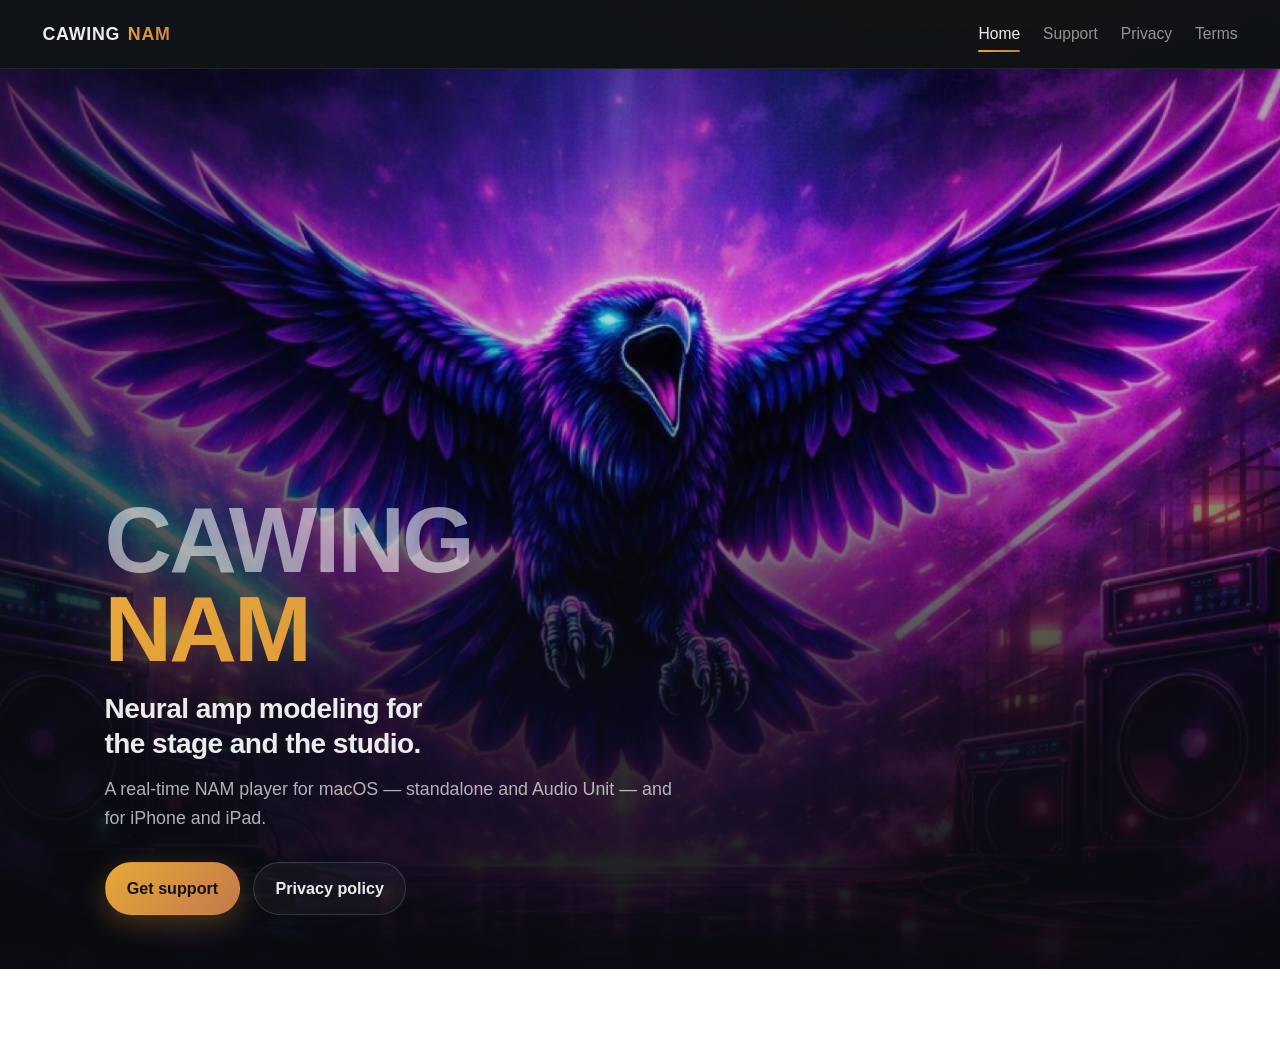
<file: index.html>
<!DOCTYPE html>
<html lang="en">
<head>
  <meta charset="utf-8">
  <meta name="viewport" content="width=device-width, initial-scale=1">
  <meta name="description" content="Cawing NAM — real-time Neural Amp Modeler player for macOS and iOS.">
  <title>Cawing NAM</title>
  <style>
:root{--charcoal:#0f1217;--backdrop-a:#141619;--backdrop-b:#0a0b0f;--backdrop-c:#12100d;--panel:#1a1c24;--panel-raised:#242630;--stroke:rgba(255,255,255,0.08);--stroke-strong:rgba(255,255,255,0.14);--amber:#e8a838;--copper:#c4784a;--text:rgba(255,255,255,0.92);--text-2:rgba(255,255,255,0.55);--text-3:rgba(255,255,255,0.35);--brand-gradient:linear-gradient(135deg,var(--amber) 0%,var(--copper) 100%);--font-display:-apple-system,BlinkMacSystemFont,"SF Pro Display","Helvetica Neue",sans-serif;--font-body:-apple-system,BlinkMacSystemFont,"SF Pro Text","Helvetica Neue",sans-serif;--font-mono:"SF Mono",ui-monospace,"Menlo",monospace;--radius:16px;--max:44rem;--max-wide:68rem}
*,*::before,*::after{box-sizing:border-box}
html{font-size:17px;scroll-behavior:smooth}
body{margin:0;min-height:100vh;color:var(--text);font-family:var(--font-body);font-weight:400;line-height:1.6;background:radial-gradient(ellipse 90% 55% at 80% -10%,rgba(232,168,56,0.09),transparent 55%),radial-gradient(ellipse 70% 45% at 10% 110%,rgba(196,120,74,0.07),transparent 50%),linear-gradient(145deg,var(--backdrop-a),var(--backdrop-b) 48%,var(--backdrop-c));background-attachment:fixed;-webkit-font-smoothing:antialiased}
body::before{content:"";position:fixed;inset:0;pointer-events:none;opacity:0.035;background-image:url("data:image/svg+xml,%3Csvg viewBox='0 0 200 200' xmlns='http://www.w3.org/2000/svg'%3E%3Cfilter id='n'%3E%3CfeTurbulence type='fractalNoise' baseFrequency='0.85' numOctaves='4' stitchTiles='stitch'/%3E%3C/filter%3E%3Crect width='100%25' height='100%25' filter='url(%23n)'/%3E%3C/svg%3E");z-index:0}
a{color:var(--amber);text-decoration:none;transition:color 0.2s ease}
a:hover{color:#f0c060}
strong{font-weight:600;color:var(--text)}
code{font-family:var(--font-mono);font-size:0.86em;font-weight:500;color:var(--amber);background:rgba(232,168,56,0.1);border:1px solid rgba(232,168,56,0.22);border-radius:4px;padding:0.12em 0.4em}
.site-shell{position:relative;z-index:1;min-height:100vh;display:flex;flex-direction:column}
.site-nav{display:flex;align-items:center;justify-content:space-between;gap:1.5rem;padding:1.15rem clamp(1.25rem,4vw,2.5rem);border-bottom:1px solid var(--stroke);background:rgba(15,18,23,0.72);backdrop-filter:blur(16px);-webkit-backdrop-filter:blur(16px);position:sticky;top:0;z-index:20}
.brand-mark{display:inline-flex;align-items:baseline;gap:0.45rem;font-family:var(--font-display);font-weight:800;font-size:1.05rem;letter-spacing:0.04em;text-transform:uppercase;color:var(--text)}
.brand-mark:hover{color:var(--text);opacity:0.9}
.brand-mark span{background:var(--brand-gradient);-webkit-background-clip:text;background-clip:text;color:transparent}
.nav-links{display:flex;flex-wrap:wrap;gap:0.35rem 1.35rem;font-size:0.92rem;font-weight:500}
.nav-links a{color:var(--text-2);position:relative}
.nav-links a:hover,.nav-links a[aria-current="page"]{color:var(--text)}
.nav-links a[aria-current="page"]::after{content:"";position:absolute;left:0;right:0;bottom:-0.35rem;height:2px;border-radius:1px;background:var(--brand-gradient)}
main{flex:1;width:min(100%,var(--max));margin:0 auto;padding:2.75rem clamp(1.25rem,4vw,2rem) 3.5rem}
main.page-home{width:100%;max-width:none;padding:0}
.site-footer{margin-top:auto;padding:1.75rem clamp(1.25rem,4vw,2.5rem) 2.25rem;border-top:1px solid var(--stroke);color:var(--text-3);font-size:0.85rem;display:flex;flex-wrap:wrap;gap:0.75rem 1.5rem;justify-content:space-between;align-items:center}
.site-footer a{color:var(--text-2)}
.site-footer a:hover{color:var(--amber)}
.eyebrow{margin:0 0 0.85rem;font-family:var(--font-mono);font-size:0.72rem;font-weight:500;letter-spacing:0.18em;text-transform:uppercase;color:var(--amber)}
h1{margin:0 0 0.65rem;font-family:var(--font-display);font-weight:800;font-size:clamp(2.15rem,5vw,3rem);line-height:1.08;letter-spacing:-0.02em}
h2{margin:2.6rem 0 0.85rem;font-family:var(--font-display);font-weight:700;font-size:1.2rem;letter-spacing:0.01em;color:var(--text);display:flex;align-items:center;gap:0.75rem}
h2::before{content:"";width:0.55rem;height:0.55rem;border-radius:2px;background:var(--brand-gradient);box-shadow:0 0 12px rgba(232,168,56,0.35);flex-shrink:0}
.lede{margin:0 0 1.5rem;font-size:1.08rem;color:var(--text-2);max-width:38rem}
.meta-line{margin:0 0 1.75rem;padding:0.95rem 1.1rem;border:1px solid var(--stroke);border-radius:10px;background:rgba(26,28,36,0.65);color:var(--text-2);font-size:0.95rem}
.meta-line strong{color:var(--text-3);font-weight:500;font-size:0.78rem;letter-spacing:0.08em;text-transform:uppercase;display:block;margin-bottom:0.15rem}
.meta-line span+span{margin-top:0.65rem;display:block}
p{margin:0 0 1rem;color:var(--text-2)}
p:last-child{margin-bottom:0}
ul{margin:0 0 1rem;padding:0;list-style:none}
ul li{position:relative;padding:0.7rem 0 0.7rem 1.15rem;border-bottom:1px solid var(--stroke);color:var(--text-2)}
ul li:last-child{border-bottom:0}
ul li::before{content:"";position:absolute;left:0;top:1.15rem;width:5px;height:5px;border-radius:50%;background:var(--amber);box-shadow:0 0 8px rgba(232,168,56,0.45)}
ul li strong{color:var(--text)}
.hero{position:relative;min-height:min(100vh,54rem);display:grid;align-items:end;overflow:hidden}
.hero-media{position:absolute;inset:0;z-index:0}
.hero-media img{width:100%;height:100%;object-fit:cover;object-position:center 35%;display:block;transform:scale(1.02);animation:heroDrift 18s ease-in-out infinite alternate}
.hero-media::after{content:"";position:absolute;inset:0;background:linear-gradient(180deg,rgba(10,11,15,0.35) 0%,rgba(10,11,15,0.15) 28%,rgba(10,11,15,0.82) 72%,rgba(10,11,15,0.96) 100%),linear-gradient(90deg,rgba(10,11,15,0.55) 0%,transparent 45%)}
.hero-copy{position:relative;z-index:1;width:min(100%,var(--max-wide));margin:0 auto;padding:clamp(5rem,14vh,8rem) clamp(1.25rem,4vw,2.5rem) clamp(2.5rem,6vh,4rem);animation:riseIn 0.9s cubic-bezier(0.22,1,0.36,1) both}
.hero-brand{margin:0 0 1rem;font-family:var(--font-display);font-weight:800;font-size:clamp(3rem,9vw,5.5rem);line-height:0.95;letter-spacing:-0.03em;text-transform:uppercase}
.hero-brand .accent{display:block;background:var(--brand-gradient);-webkit-background-clip:text;background-clip:text;color:transparent;filter:drop-shadow(0 0 28px rgba(232,168,56,0.25))}
.hero-title{margin:0 0 0.85rem;font-family:var(--font-display);font-weight:700;font-size:clamp(1.25rem,2.6vw,1.65rem);line-height:1.25;color:var(--text);max-width:22ch}
.hero-lede{margin:0 0 1.75rem;max-width:34rem;font-size:1.05rem;color:rgba(255,255,255,0.68)}
.cta-row{display:flex;flex-wrap:wrap;gap:0.75rem}
.btn{display:inline-flex;align-items:center;justify-content:center;gap:0.45rem;padding:0.72rem 1.25rem;border-radius:999px;font-family:var(--font-body);font-size:0.95rem;font-weight:600;border:1px solid transparent;transition:transform 0.2s ease,box-shadow 0.2s ease,background 0.2s ease,border-color 0.2s ease}
.btn:hover{transform:translateY(-1px)}
.btn-primary{color:#111;background:var(--brand-gradient);box-shadow:0 8px 28px rgba(232,168,56,0.28)}
.btn-primary:hover{color:#111;box-shadow:0 12px 36px rgba(232,168,56,0.4)}
.btn-ghost{color:var(--text);background:rgba(255,255,255,0.04);border-color:var(--stroke-strong)}
.btn-ghost:hover{color:var(--text);border-color:rgba(232,168,56,0.45);background:rgba(232,168,56,0.08)}
.page-hero{position:relative;overflow:hidden;padding:clamp(3rem,8vh,5rem) clamp(1.25rem,4vw,2.5rem) clamp(2rem,5vh,3rem);margin-bottom:0}
.page-hero .hero-bg{position:absolute;inset:0;z-index:0}
.page-hero .hero-bg img{width:100%;height:100%;object-fit:cover;object-position:center 35%;display:block;filter:blur(2px);transform:scale(1.08)}
.page-hero .hero-bg::after{content:"";position:absolute;inset:0;background:linear-gradient(180deg,rgba(10,11,15,0.55) 0%,rgba(10,11,15,0.75) 50%,rgba(10,11,15,0.95) 100%)}
.page-hero .hero-content{position:relative;z-index:1;max-width:var(--max);margin:0 auto;animation:riseIn 0.7s cubic-bezier(0.22,1,0.36,1) both}
.page-hero .hero-content h1{font-size:clamp(1.8rem,4vw,2.6rem)}
.contact-block{margin:1.5rem 0 0;padding:1.25rem 1.35rem;border-radius:var(--radius);border:1px solid var(--stroke);background:linear-gradient(145deg,rgba(232,168,56,0.08),transparent 55%),rgba(26,28,36,0.88);box-shadow:0 18px 40px rgba(0,0,0,0.28);animation:riseIn 0.7s cubic-bezier(0.22,1,0.36,1) 0.08s both}
.contact-block p{margin:0}
.contact-block a{font-weight:600;border-bottom:1px solid rgba(232,168,56,0.35)}
.contact-block a:hover{border-bottom-color:var(--amber)}
.trouble-list li{padding-top:0.95rem;padding-bottom:0.95rem}
.trouble-list li strong{display:block;margin-bottom:0.2rem;font-size:0.98rem}
.page-intro{animation:riseIn 0.7s cubic-bezier(0.22,1,0.36,1) both}
.doc-body h2:first-of-type{margin-top:2rem}
.doc-body{animation:riseIn 0.75s cubic-bezier(0.22,1,0.36,1) 0.05s both}
.inline-links{margin-top:2.5rem;padding-top:1.25rem;border-top:1px solid var(--stroke);color:var(--text-3);font-size:0.95rem}
.inline-links a{margin:0 0.15rem}
@keyframes riseIn{from{opacity:0;transform:translateY(14px)}to{opacity:1;transform:translateY(0)}}
@keyframes heroDrift{from{transform:scale(1.02) translate3d(0,0,0)}to{transform:scale(1.06) translate3d(-1.2%,-0.8%,0)}}
@media(prefers-reduced-motion:reduce){*,*::before,*::after{animation:none!important;transition:none!important}}
@media(max-width:640px){.site-nav{flex-direction:column;align-items:flex-start;gap:0.85rem}.hero{min-height:92vh}.hero-brand{font-size:clamp(2.6rem,14vw,3.4rem)}}
  </style>
</head>
<body>
  <div class="site-shell">
    <nav class="site-nav" aria-label="Primary">
      <a class="brand-mark" href="index.html">Cawing <span>NAM</span></a>
      <div class="nav-links">
        <a href="index.html" aria-current="page">Home</a>
        <a href="support.html">Support</a>
        <a href="privacy.html">Privacy</a>
        <a href="terms.html">Terms</a>
      </div>
    </nav>

    <main class="page-home">
      <section class="hero" aria-label="Cawing NAM">
        <div class="hero-media" aria-hidden="true">
          <img src="assets/splash.jpg" alt="" width="1024" height="628">
        </div>
        <div class="hero-copy">
          <p class="hero-brand">Cawing <span class="accent">NAM</span></p>
          <h1 class="hero-title">Neural amp modeling for the stage and the studio.</h1>
          <p class="hero-lede">A real-time NAM player for macOS — standalone and Audio Unit — and for iPhone and iPad.</p>
          <div class="cta-row">
            <a class="btn btn-primary" href="support.html">Get support</a>
            <a class="btn btn-ghost" href="privacy.html">Privacy policy</a>
          </div>
        </div>
      </section>
    </main>

    <footer class="site-footer">
      <span>Copyright © 2026 Mike Coxon. All rights reserved.</span>
      <span><a href="terms.html">Terms of Use</a></span>
    </footer>
  </div>
</body>
</html>
</file>
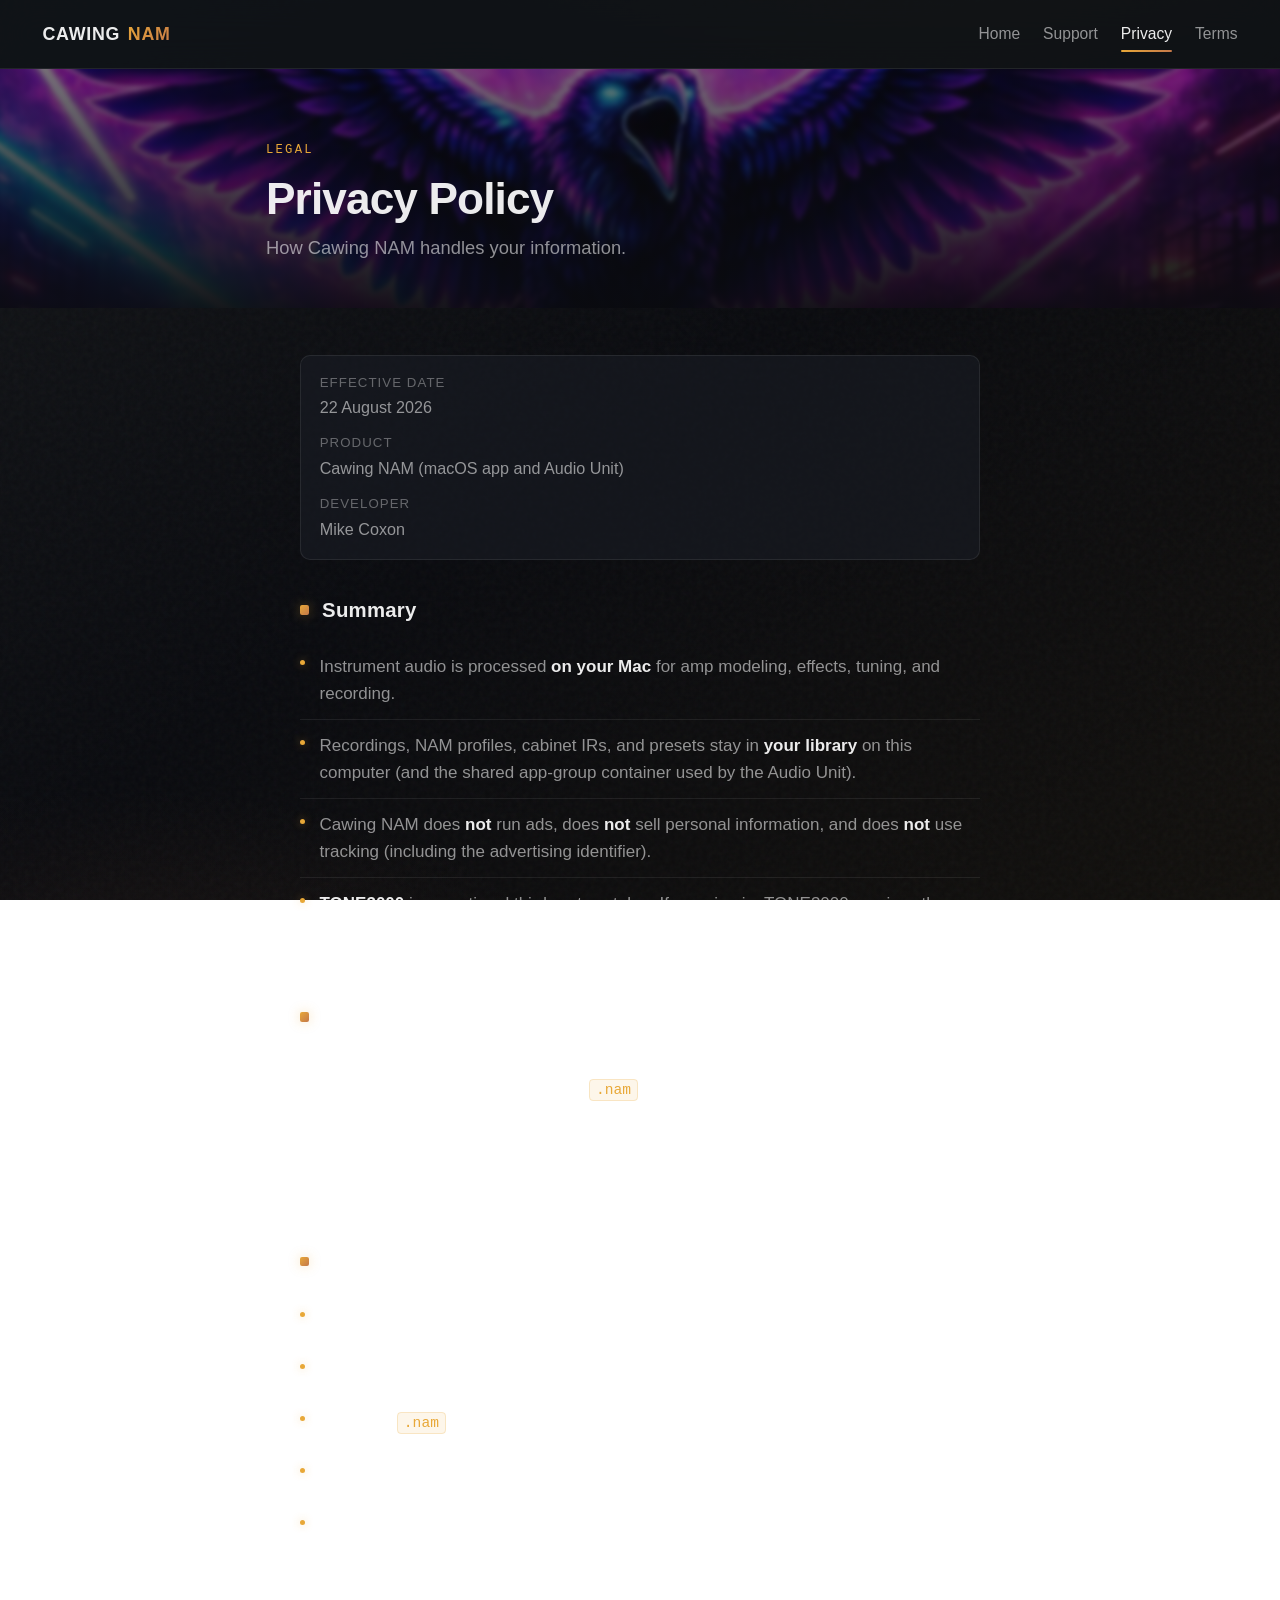
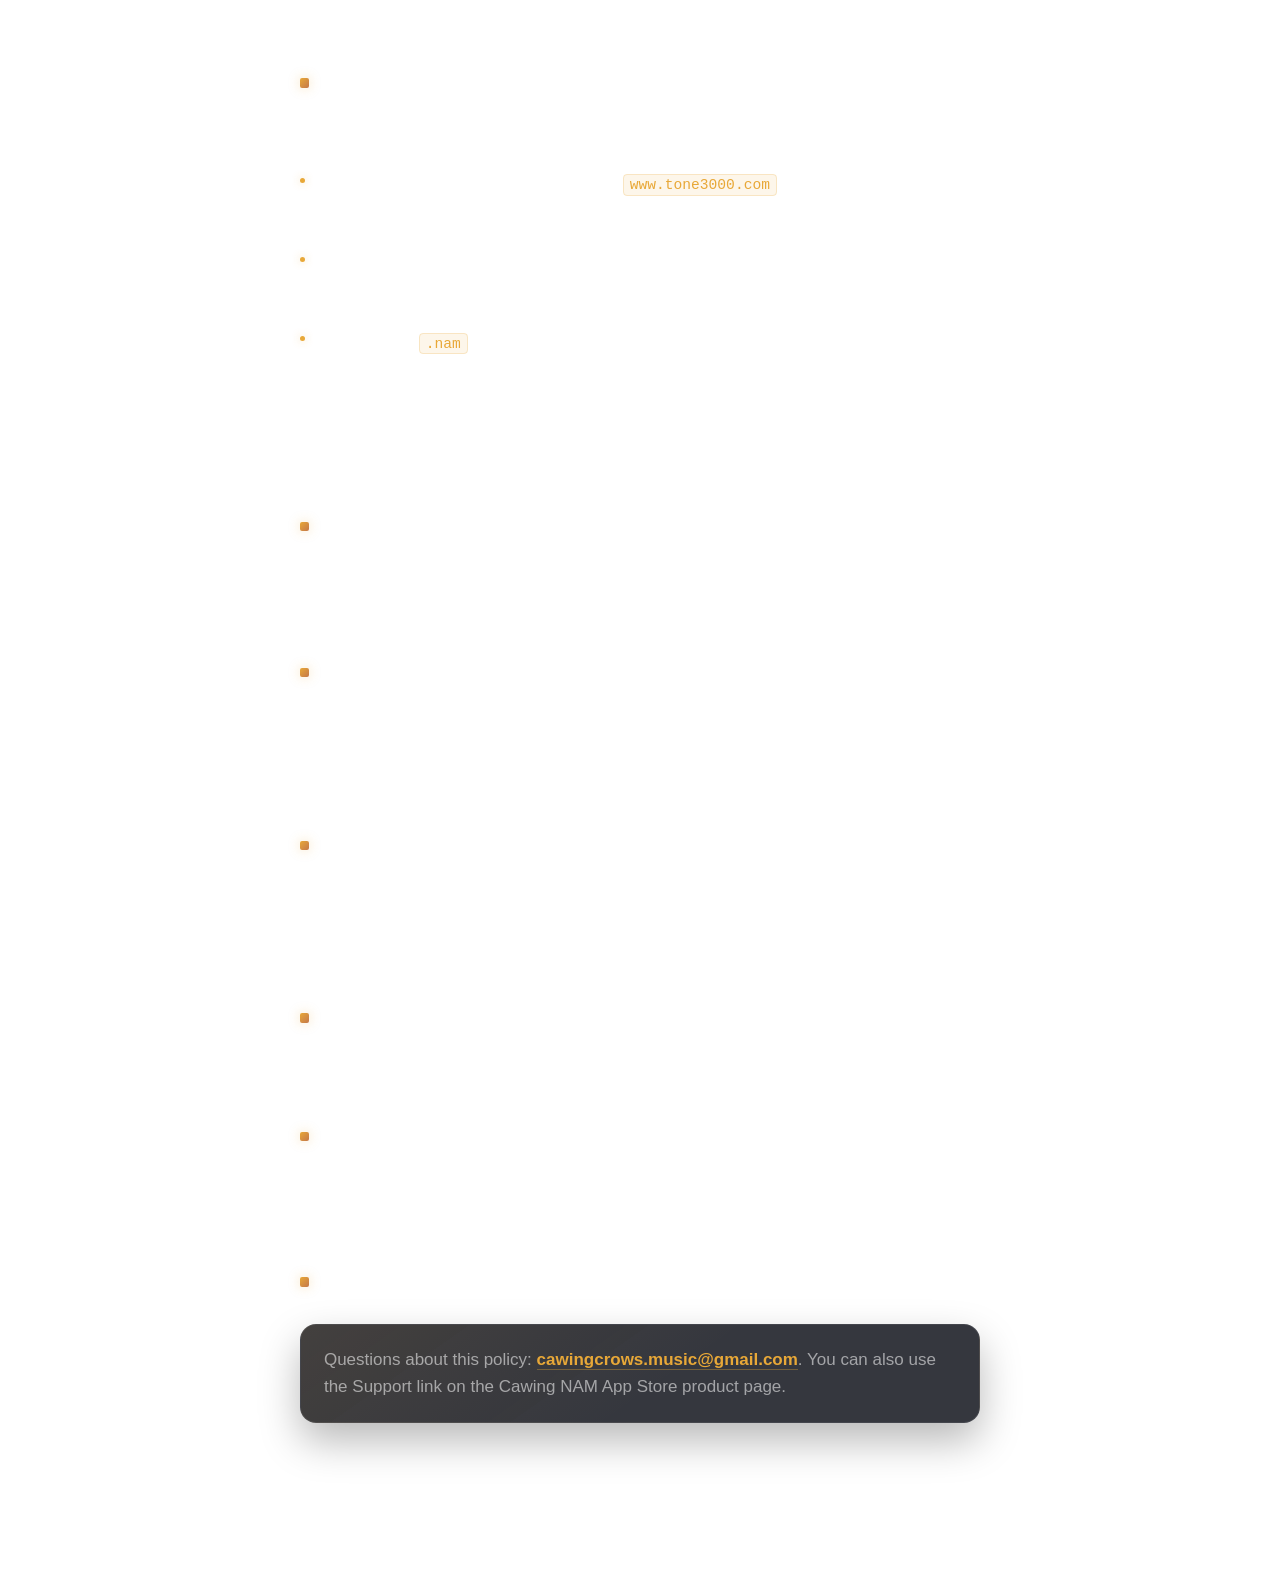
<file: privacy.html>
<!DOCTYPE html>
<html lang="en">
<head>
  <meta charset="utf-8">
  <meta name="viewport" content="width=device-width, initial-scale=1">
  <meta name="description" content="Privacy Policy for Cawing NAM on macOS and iOS.">
  <title>Cawing NAM Privacy Policy</title>
  <style>
:root{--charcoal:#0f1217;--backdrop-a:#141619;--backdrop-b:#0a0b0f;--backdrop-c:#12100d;--panel:#1a1c24;--panel-raised:#242630;--stroke:rgba(255,255,255,0.08);--stroke-strong:rgba(255,255,255,0.14);--amber:#e8a838;--copper:#c4784a;--text:rgba(255,255,255,0.92);--text-2:rgba(255,255,255,0.55);--text-3:rgba(255,255,255,0.35);--brand-gradient:linear-gradient(135deg,var(--amber) 0%,var(--copper) 100%);--font-display:-apple-system,BlinkMacSystemFont,"SF Pro Display","Helvetica Neue",sans-serif;--font-body:-apple-system,BlinkMacSystemFont,"SF Pro Text","Helvetica Neue",sans-serif;--font-mono:"SF Mono",ui-monospace,"Menlo",monospace;--radius:16px;--max:44rem;--max-wide:68rem}
*,*::before,*::after{box-sizing:border-box}
html{font-size:17px;scroll-behavior:smooth}
body{margin:0;min-height:100vh;color:var(--text);font-family:var(--font-body);font-weight:400;line-height:1.6;background:radial-gradient(ellipse 90% 55% at 80% -10%,rgba(232,168,56,0.09),transparent 55%),radial-gradient(ellipse 70% 45% at 10% 110%,rgba(196,120,74,0.07),transparent 50%),linear-gradient(145deg,var(--backdrop-a),var(--backdrop-b) 48%,var(--backdrop-c));background-attachment:fixed;-webkit-font-smoothing:antialiased}
body::before{content:"";position:fixed;inset:0;pointer-events:none;opacity:0.035;background-image:url("data:image/svg+xml,%3Csvg viewBox='0 0 200 200' xmlns='http://www.w3.org/2000/svg'%3E%3Cfilter id='n'%3E%3CfeTurbulence type='fractalNoise' baseFrequency='0.85' numOctaves='4' stitchTiles='stitch'/%3E%3C/filter%3E%3Crect width='100%25' height='100%25' filter='url(%23n)'/%3E%3C/svg%3E");z-index:0}
a{color:var(--amber);text-decoration:none;transition:color 0.2s ease}
a:hover{color:#f0c060}
strong{font-weight:600;color:var(--text)}
code{font-family:var(--font-mono);font-size:0.86em;font-weight:500;color:var(--amber);background:rgba(232,168,56,0.1);border:1px solid rgba(232,168,56,0.22);border-radius:4px;padding:0.12em 0.4em}
.site-shell{position:relative;z-index:1;min-height:100vh;display:flex;flex-direction:column}
.site-nav{display:flex;align-items:center;justify-content:space-between;gap:1.5rem;padding:1.15rem clamp(1.25rem,4vw,2.5rem);border-bottom:1px solid var(--stroke);background:rgba(15,18,23,0.72);backdrop-filter:blur(16px);-webkit-backdrop-filter:blur(16px);position:sticky;top:0;z-index:20}
.brand-mark{display:inline-flex;align-items:baseline;gap:0.45rem;font-family:var(--font-display);font-weight:800;font-size:1.05rem;letter-spacing:0.04em;text-transform:uppercase;color:var(--text)}
.brand-mark:hover{color:var(--text);opacity:0.9}
.brand-mark span{background:var(--brand-gradient);-webkit-background-clip:text;background-clip:text;color:transparent}
.nav-links{display:flex;flex-wrap:wrap;gap:0.35rem 1.35rem;font-size:0.92rem;font-weight:500}
.nav-links a{color:var(--text-2);position:relative}
.nav-links a:hover,.nav-links a[aria-current="page"]{color:var(--text)}
.nav-links a[aria-current="page"]::after{content:"";position:absolute;left:0;right:0;bottom:-0.35rem;height:2px;border-radius:1px;background:var(--brand-gradient)}
main{flex:1;width:min(100%,var(--max));margin:0 auto;padding:2.75rem clamp(1.25rem,4vw,2rem) 3.5rem}
main.page-home{width:100%;max-width:none;padding:0}
.site-footer{margin-top:auto;padding:1.75rem clamp(1.25rem,4vw,2.5rem) 2.25rem;border-top:1px solid var(--stroke);color:var(--text-3);font-size:0.85rem;display:flex;flex-wrap:wrap;gap:0.75rem 1.5rem;justify-content:space-between;align-items:center}
.site-footer a{color:var(--text-2)}
.site-footer a:hover{color:var(--amber)}
.eyebrow{margin:0 0 0.85rem;font-family:var(--font-mono);font-size:0.72rem;font-weight:500;letter-spacing:0.18em;text-transform:uppercase;color:var(--amber)}
h1{margin:0 0 0.65rem;font-family:var(--font-display);font-weight:800;font-size:clamp(2.15rem,5vw,3rem);line-height:1.08;letter-spacing:-0.02em}
h2{margin:2.6rem 0 0.85rem;font-family:var(--font-display);font-weight:700;font-size:1.2rem;letter-spacing:0.01em;color:var(--text);display:flex;align-items:center;gap:0.75rem}
h2::before{content:"";width:0.55rem;height:0.55rem;border-radius:2px;background:var(--brand-gradient);box-shadow:0 0 12px rgba(232,168,56,0.35);flex-shrink:0}
.lede{margin:0 0 1.5rem;font-size:1.08rem;color:var(--text-2);max-width:38rem}
.meta-line{margin:0 0 1.75rem;padding:0.95rem 1.1rem;border:1px solid var(--stroke);border-radius:10px;background:rgba(26,28,36,0.65);color:var(--text-2);font-size:0.95rem}
.meta-line strong{color:var(--text-3);font-weight:500;font-size:0.78rem;letter-spacing:0.08em;text-transform:uppercase;display:block;margin-bottom:0.15rem}
.meta-line span+span{margin-top:0.65rem;display:block}
p{margin:0 0 1rem;color:var(--text-2)}
p:last-child{margin-bottom:0}
ul{margin:0 0 1rem;padding:0;list-style:none}
ul li{position:relative;padding:0.7rem 0 0.7rem 1.15rem;border-bottom:1px solid var(--stroke);color:var(--text-2)}
ul li:last-child{border-bottom:0}
ul li::before{content:"";position:absolute;left:0;top:1.15rem;width:5px;height:5px;border-radius:50%;background:var(--amber);box-shadow:0 0 8px rgba(232,168,56,0.45)}
ul li strong{color:var(--text)}
.page-hero{position:relative;overflow:hidden;padding:clamp(3rem,8vh,5rem) clamp(1.25rem,4vw,2.5rem) clamp(2rem,5vh,3rem);margin-bottom:0}
.page-hero .hero-bg{position:absolute;inset:0;z-index:0}
.page-hero .hero-bg img{width:100%;height:100%;object-fit:cover;object-position:center 35%;display:block;filter:blur(2px);transform:scale(1.08)}
.page-hero .hero-bg::after{content:"";position:absolute;inset:0;background:linear-gradient(180deg,rgba(10,11,15,0.55) 0%,rgba(10,11,15,0.75) 50%,rgba(10,11,15,0.95) 100%)}
.page-hero .hero-content{position:relative;z-index:1;max-width:var(--max);margin:0 auto;animation:riseIn 0.7s cubic-bezier(0.22,1,0.36,1) both}
.page-hero .hero-content h1{font-size:clamp(1.8rem,4vw,2.6rem)}
.contact-block{margin:1.5rem 0 0;padding:1.25rem 1.35rem;border-radius:var(--radius);border:1px solid var(--stroke);background:linear-gradient(145deg,rgba(232,168,56,0.08),transparent 55%),rgba(26,28,36,0.88);box-shadow:0 18px 40px rgba(0,0,0,0.28);animation:riseIn 0.7s cubic-bezier(0.22,1,0.36,1) 0.08s both}
.contact-block p{margin:0}
.contact-block a{font-weight:600;border-bottom:1px solid rgba(232,168,56,0.35)}
.contact-block a:hover{border-bottom-color:var(--amber)}
.trouble-list li{padding-top:0.95rem;padding-bottom:0.95rem}
.trouble-list li strong{display:block;margin-bottom:0.2rem;font-size:0.98rem}
.page-intro{animation:riseIn 0.7s cubic-bezier(0.22,1,0.36,1) both}
.doc-body h2:first-of-type{margin-top:2rem}
.doc-body{animation:riseIn 0.75s cubic-bezier(0.22,1,0.36,1) 0.05s both}
.inline-links{margin-top:2.5rem;padding-top:1.25rem;border-top:1px solid var(--stroke);color:var(--text-3);font-size:0.95rem}
.inline-links a{margin:0 0.15rem}
@keyframes riseIn{from{opacity:0;transform:translateY(14px)}to{opacity:1;transform:translateY(0)}}
@keyframes heroDrift{from{transform:scale(1.02) translate3d(0,0,0)}to{transform:scale(1.06) translate3d(-1.2%,-0.8%,0)}}
@media(prefers-reduced-motion:reduce){*,*::before,*::after{animation:none!important;transition:none!important}}
@media(max-width:640px){.site-nav{flex-direction:column;align-items:flex-start;gap:0.85rem}.hero{min-height:92vh}.hero-brand{font-size:clamp(2.6rem,14vw,3.4rem)}}
  </style>
</head>
<body>
  <div class="site-shell">
    <nav class="site-nav" aria-label="Primary">
      <a class="brand-mark" href="index.html">Cawing <span>NAM</span></a>
      <div class="nav-links">
        <a href="index.html">Home</a>
        <a href="support.html">Support</a>
        <a href="privacy.html" aria-current="page">Privacy</a>
        <a href="terms.html">Terms</a>
      </div>
    </nav>

    <section class="page-hero">
      <div class="hero-bg" aria-hidden="true">
        <img src="assets/splash.jpg" alt="" width="1024" height="628">
      </div>
      <div class="hero-content">
        <p class="eyebrow">Legal</p>
        <h1>Privacy Policy</h1>
        <p class="lede">How Cawing NAM handles your information.</p>
      </div>
    </section>

    <main>
      <div class="meta-line">
        <span><strong>Effective date</strong> 22 August 2026</span>
        <span><strong>Product</strong> Cawing NAM (macOS app and Audio Unit)</span>
        <span><strong>Developer</strong> Mike Coxon</span>
      </div>

      <div class="doc-body">
        <h2>Summary</h2>
        <ul>
          <li>Instrument audio is processed <strong>on your Mac</strong> for amp modeling, effects, tuning, and recording.</li>
          <li>Recordings, NAM profiles, cabinet IRs, and presets stay in <strong>your library</strong> on this computer (and the shared app-group container used by the Audio Unit).</li>
          <li>Cawing NAM does <strong>not</strong> run ads, does <strong>not</strong> sell personal information, and does <strong>not</strong> use tracking (including the advertising identifier).</li>
          <li><strong>TONE3000</strong> is an optional third-party catalog. If you sign in, TONE3000 receives the account and catalog data needed to browse and download models.</li>
        </ul>

        <h2>Information we do not collect</h2>
        <p>We do not operate a Cawing NAM backend that receives microphone or instrument audio, Ideas recordings, the contents of your <code>.nam</code> files or cabinet IRs, or your name, email, or payment details for the app itself (purchases go through Apple).</p>
        <p>Apple may collect standard App Store, TestFlight, and crash information under Apple's privacy policy.</p>

        <h2>Information processed on your Mac</h2>
        <ul>
          <li><strong>Microphone / audio-interface input</strong> — real-time amp modeling, tuner, and meters.</li>
          <li><strong>Ideas recordings</strong> — dry/wet scratchpad capture and playback, stored locally.</li>
          <li><strong>Imported <code>.nam</code> profiles and IR files</strong> — loading models and cabinets.</li>
          <li><strong>Presets, groups, and slot assignments</strong> — remembering your setup.</li>
          <li><strong>TONE3000 session file</strong> (key, tokens, display name) — staying signed in on this Mac.</li>
        </ul>
        <p>macOS will ask for microphone access. You can change this later in <strong>System Settings → Privacy &amp; Security → Microphone</strong>.</p>

        <h2>TONE3000 (optional)</h2>
        <p>If you paste a TONE3000 publishable key and sign in:</p>
        <ul>
          <li>Cawing NAM sends HTTPS requests to <code>www.tone3000.com</code> for OAuth, your profile, catalog search, favorites, and model downloads.</li>
          <li>That typically includes a user ID / username, search terms, and catalog interaction (feeds you open, models you download).</li>
          <li>Downloaded <code>.nam</code> files are stored in your local library.</li>
        </ul>
        <p>TONE3000 is operated by a third party. Their handling of your account is governed by their privacy policy and terms. You can sign out in the TONE3000 panel; that clears the local session we stored.</p>

        <h2>Tracking</h2>
        <p>Cawing NAM does not track you across other companies' apps or websites. We do not use the advertising identifier.</p>

        <h2>Sharing</h2>
        <p>We do not sell your information. The only third party the app talks to for optional features is TONE3000, plus Apple for distribution. If you export recordings or drag files out of the app, you choose where they go.</p>

        <h2>Retention</h2>
        <p>Local library files remain until you delete them or remove the app (and its container). Signing out of TONE3000 removes the local session we stored, not your TONE3000 website account.</p>

        <h2>Children</h2>
        <p>Cawing NAM is a music tool. It is not directed at children under 13.</p>

        <h2>Changes</h2>
        <p>If this policy changes in a material way, we will update the date above and the in-app copy in <strong>Help → Privacy Policy</strong>.</p>

        <h2>Contact</h2>
        <div class="contact-block">
          <p>Questions about this policy: <a href="mailto:cawingcrows.music@gmail.com">cawingcrows.music@gmail.com</a>. You can also use the Support link on the Cawing NAM App Store product page.</p>
        </div>
      </div>
    </main>

    <footer class="site-footer">
      <span>Copyright © 2026 Mike Coxon. All rights reserved.</span>
      <span><a href="support.html">Support</a> · <a href="terms.html">Terms</a></span>
    </footer>
  </div>
</body>
</html>
</file>
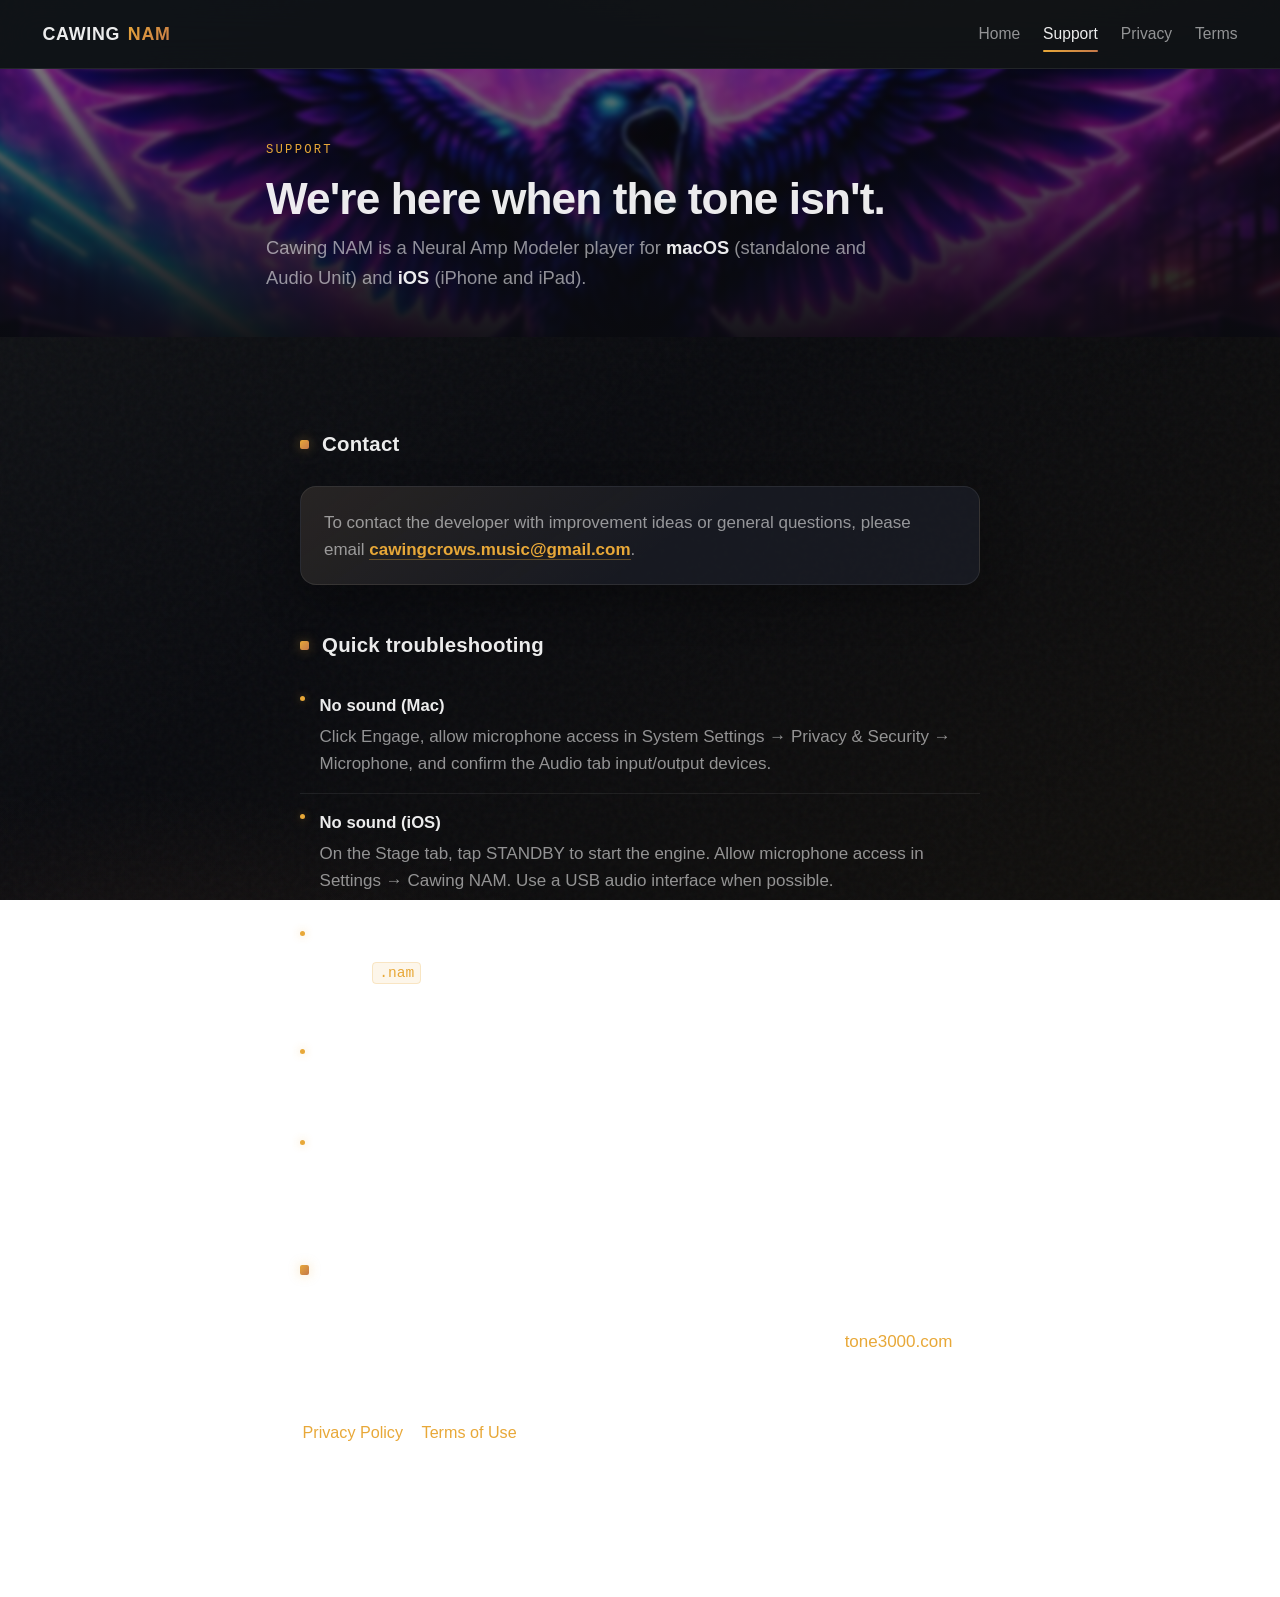
<file: support.html>
<!DOCTYPE html>
<html lang="en">
<head>
  <meta charset="utf-8">
  <meta name="viewport" content="width=device-width, initial-scale=1">
  <meta name="description" content="Support for Cawing NAM on macOS and iOS — contact, troubleshooting, and TONE3000 help.">
  <title>Cawing NAM Support</title>
  <style>
:root{--charcoal:#0f1217;--backdrop-a:#141619;--backdrop-b:#0a0b0f;--backdrop-c:#12100d;--panel:#1a1c24;--panel-raised:#242630;--stroke:rgba(255,255,255,0.08);--stroke-strong:rgba(255,255,255,0.14);--amber:#e8a838;--copper:#c4784a;--text:rgba(255,255,255,0.92);--text-2:rgba(255,255,255,0.55);--text-3:rgba(255,255,255,0.35);--brand-gradient:linear-gradient(135deg,var(--amber) 0%,var(--copper) 100%);--font-display:-apple-system,BlinkMacSystemFont,"SF Pro Display","Helvetica Neue",sans-serif;--font-body:-apple-system,BlinkMacSystemFont,"SF Pro Text","Helvetica Neue",sans-serif;--font-mono:"SF Mono",ui-monospace,"Menlo",monospace;--radius:16px;--max:44rem;--max-wide:68rem}
*,*::before,*::after{box-sizing:border-box}
html{font-size:17px;scroll-behavior:smooth}
body{margin:0;min-height:100vh;color:var(--text);font-family:var(--font-body);font-weight:400;line-height:1.6;background:radial-gradient(ellipse 90% 55% at 80% -10%,rgba(232,168,56,0.09),transparent 55%),radial-gradient(ellipse 70% 45% at 10% 110%,rgba(196,120,74,0.07),transparent 50%),linear-gradient(145deg,var(--backdrop-a),var(--backdrop-b) 48%,var(--backdrop-c));background-attachment:fixed;-webkit-font-smoothing:antialiased}
body::before{content:"";position:fixed;inset:0;pointer-events:none;opacity:0.035;background-image:url("data:image/svg+xml,%3Csvg viewBox='0 0 200 200' xmlns='http://www.w3.org/2000/svg'%3E%3Cfilter id='n'%3E%3CfeTurbulence type='fractalNoise' baseFrequency='0.85' numOctaves='4' stitchTiles='stitch'/%3E%3C/filter%3E%3Crect width='100%25' height='100%25' filter='url(%23n)'/%3E%3C/svg%3E");z-index:0}
a{color:var(--amber);text-decoration:none;transition:color 0.2s ease}
a:hover{color:#f0c060}
strong{font-weight:600;color:var(--text)}
code{font-family:var(--font-mono);font-size:0.86em;font-weight:500;color:var(--amber);background:rgba(232,168,56,0.1);border:1px solid rgba(232,168,56,0.22);border-radius:4px;padding:0.12em 0.4em}
.site-shell{position:relative;z-index:1;min-height:100vh;display:flex;flex-direction:column}
.site-nav{display:flex;align-items:center;justify-content:space-between;gap:1.5rem;padding:1.15rem clamp(1.25rem,4vw,2.5rem);border-bottom:1px solid var(--stroke);background:rgba(15,18,23,0.72);backdrop-filter:blur(16px);-webkit-backdrop-filter:blur(16px);position:sticky;top:0;z-index:20}
.brand-mark{display:inline-flex;align-items:baseline;gap:0.45rem;font-family:var(--font-display);font-weight:800;font-size:1.05rem;letter-spacing:0.04em;text-transform:uppercase;color:var(--text)}
.brand-mark:hover{color:var(--text);opacity:0.9}
.brand-mark span{background:var(--brand-gradient);-webkit-background-clip:text;background-clip:text;color:transparent}
.nav-links{display:flex;flex-wrap:wrap;gap:0.35rem 1.35rem;font-size:0.92rem;font-weight:500}
.nav-links a{color:var(--text-2);position:relative}
.nav-links a:hover,.nav-links a[aria-current="page"]{color:var(--text)}
.nav-links a[aria-current="page"]::after{content:"";position:absolute;left:0;right:0;bottom:-0.35rem;height:2px;border-radius:1px;background:var(--brand-gradient)}
main{flex:1;width:min(100%,var(--max));margin:0 auto;padding:2.75rem clamp(1.25rem,4vw,2rem) 3.5rem}
main.page-home{width:100%;max-width:none;padding:0}
.site-footer{margin-top:auto;padding:1.75rem clamp(1.25rem,4vw,2.5rem) 2.25rem;border-top:1px solid var(--stroke);color:var(--text-3);font-size:0.85rem;display:flex;flex-wrap:wrap;gap:0.75rem 1.5rem;justify-content:space-between;align-items:center}
.site-footer a{color:var(--text-2)}
.site-footer a:hover{color:var(--amber)}
.eyebrow{margin:0 0 0.85rem;font-family:var(--font-mono);font-size:0.72rem;font-weight:500;letter-spacing:0.18em;text-transform:uppercase;color:var(--amber)}
h1{margin:0 0 0.65rem;font-family:var(--font-display);font-weight:800;font-size:clamp(2.15rem,5vw,3rem);line-height:1.08;letter-spacing:-0.02em}
h2{margin:2.6rem 0 0.85rem;font-family:var(--font-display);font-weight:700;font-size:1.2rem;letter-spacing:0.01em;color:var(--text);display:flex;align-items:center;gap:0.75rem}
h2::before{content:"";width:0.55rem;height:0.55rem;border-radius:2px;background:var(--brand-gradient);box-shadow:0 0 12px rgba(232,168,56,0.35);flex-shrink:0}
.lede{margin:0 0 1.5rem;font-size:1.08rem;color:var(--text-2);max-width:38rem}
.meta-line{margin:0 0 1.75rem;padding:0.95rem 1.1rem;border:1px solid var(--stroke);border-radius:10px;background:rgba(26,28,36,0.65);color:var(--text-2);font-size:0.95rem}
.meta-line strong{color:var(--text-3);font-weight:500;font-size:0.78rem;letter-spacing:0.08em;text-transform:uppercase;display:block;margin-bottom:0.15rem}
.meta-line span+span{margin-top:0.65rem;display:block}
p{margin:0 0 1rem;color:var(--text-2)}
p:last-child{margin-bottom:0}
ul{margin:0 0 1rem;padding:0;list-style:none}
ul li{position:relative;padding:0.7rem 0 0.7rem 1.15rem;border-bottom:1px solid var(--stroke);color:var(--text-2)}
ul li:last-child{border-bottom:0}
ul li::before{content:"";position:absolute;left:0;top:1.15rem;width:5px;height:5px;border-radius:50%;background:var(--amber);box-shadow:0 0 8px rgba(232,168,56,0.45)}
ul li strong{color:var(--text)}
.page-hero{position:relative;overflow:hidden;padding:clamp(3rem,8vh,5rem) clamp(1.25rem,4vw,2.5rem) clamp(2rem,5vh,3rem);margin-bottom:0}
.page-hero .hero-bg{position:absolute;inset:0;z-index:0}
.page-hero .hero-bg img{width:100%;height:100%;object-fit:cover;object-position:center 35%;display:block;filter:blur(2px);transform:scale(1.08)}
.page-hero .hero-bg::after{content:"";position:absolute;inset:0;background:linear-gradient(180deg,rgba(10,11,15,0.55) 0%,rgba(10,11,15,0.75) 50%,rgba(10,11,15,0.95) 100%)}
.page-hero .hero-content{position:relative;z-index:1;max-width:var(--max);margin:0 auto;animation:riseIn 0.7s cubic-bezier(0.22,1,0.36,1) both}
.page-hero .hero-content h1{font-size:clamp(1.8rem,4vw,2.6rem)}
.contact-block{margin:1.5rem 0 0;padding:1.25rem 1.35rem;border-radius:var(--radius);border:1px solid var(--stroke);background:linear-gradient(145deg,rgba(232,168,56,0.08),transparent 55%),rgba(26,28,36,0.88);box-shadow:0 18px 40px rgba(0,0,0,0.28);animation:riseIn 0.7s cubic-bezier(0.22,1,0.36,1) 0.08s both}
.contact-block p{margin:0}
.contact-block a{font-weight:600;border-bottom:1px solid rgba(232,168,56,0.35)}
.contact-block a:hover{border-bottom-color:var(--amber)}
.trouble-list li{padding-top:0.95rem;padding-bottom:0.95rem}
.trouble-list li strong{display:block;margin-bottom:0.2rem;font-size:0.98rem}
.page-intro{animation:riseIn 0.7s cubic-bezier(0.22,1,0.36,1) both}
.doc-body h2:first-of-type{margin-top:2rem}
.doc-body{animation:riseIn 0.75s cubic-bezier(0.22,1,0.36,1) 0.05s both}
.inline-links{margin-top:2.5rem;padding-top:1.25rem;border-top:1px solid var(--stroke);color:var(--text-3);font-size:0.95rem}
.inline-links a{margin:0 0.15rem}
@keyframes riseIn{from{opacity:0;transform:translateY(14px)}to{opacity:1;transform:translateY(0)}}
@keyframes heroDrift{from{transform:scale(1.02) translate3d(0,0,0)}to{transform:scale(1.06) translate3d(-1.2%,-0.8%,0)}}
@media(prefers-reduced-motion:reduce){*,*::before,*::after{animation:none!important;transition:none!important}}
@media(max-width:640px){.site-nav{flex-direction:column;align-items:flex-start;gap:0.85rem}.hero{min-height:92vh}.hero-brand{font-size:clamp(2.6rem,14vw,3.4rem)}}
  </style>
</head>
<body>
  <div class="site-shell">
    <nav class="site-nav" aria-label="Primary">
      <a class="brand-mark" href="index.html">Cawing <span>NAM</span></a>
      <div class="nav-links">
        <a href="index.html">Home</a>
        <a href="support.html" aria-current="page">Support</a>
        <a href="privacy.html">Privacy</a>
        <a href="terms.html">Terms</a>
      </div>
    </nav>

    <section class="page-hero">
      <div class="hero-bg" aria-hidden="true">
        <img src="assets/splash.jpg" alt="" width="1024" height="628">
      </div>
      <div class="hero-content">
        <p class="eyebrow">Support</p>
        <h1>We're here when the tone isn't.</h1>
        <p class="lede">Cawing NAM is a Neural Amp Modeler player for <strong>macOS</strong> (standalone and Audio Unit) and <strong>iOS</strong> (iPhone and iPad).</p>
      </div>
    </section>

    <main>
      <h2>Contact</h2>
      <div class="contact-block">
        <p>To contact the developer with improvement ideas or general questions, please email <a href="mailto:cawingcrows.music@gmail.com">cawingcrows.music@gmail.com</a>.</p>
      </div>

      <h2>Quick troubleshooting</h2>
      <ul class="trouble-list">
        <li><strong>No sound (Mac)</strong> Click Engage, allow microphone access in System Settings → Privacy &amp; Security → Microphone, and confirm the Audio tab input/output devices.</li>
        <li><strong>No sound (iOS)</strong> On the Stage tab, tap STANDBY to start the engine. Allow microphone access in Settings → Cawing NAM. Use a USB audio interface when possible.</li>
        <li><strong>Empty library</strong> Import <code>.nam</code> files (Mac: File → Import NAM Profiles…; iOS: Library → + → Import). TONE3000 sign-in is optional.</li>
        <li><strong>Plugin missing in Logic (Mac)</strong> Launch Cawing NAM once from Applications, then rescan Audio Units in Logic.</li>
        <li><strong>High latency</strong> Use an audio interface, buffer 64–128, and avoid Bluetooth I/O.</li>
      </ul>

      <h2>TONE3000</h2>
      <p>TONE3000 is an optional third-party catalog. Account, search, and download issues on that service are handled by TONE3000. Report a community capture on <a href="https://www.tone3000.com">tone3000.com</a>.</p>

      <p class="inline-links">
        <a href="privacy.html">Privacy Policy</a> · <a href="terms.html">Terms of Use</a>
      </p>
    </main>

    <footer class="site-footer">
      <span>Copyright © 2026 Mike Coxon. All rights reserved.</span>
      <span><a href="mailto:cawingcrows.music@gmail.com">cawingcrows.music@gmail.com</a></span>
    </footer>
  </div>
</body>
</html>
</file>
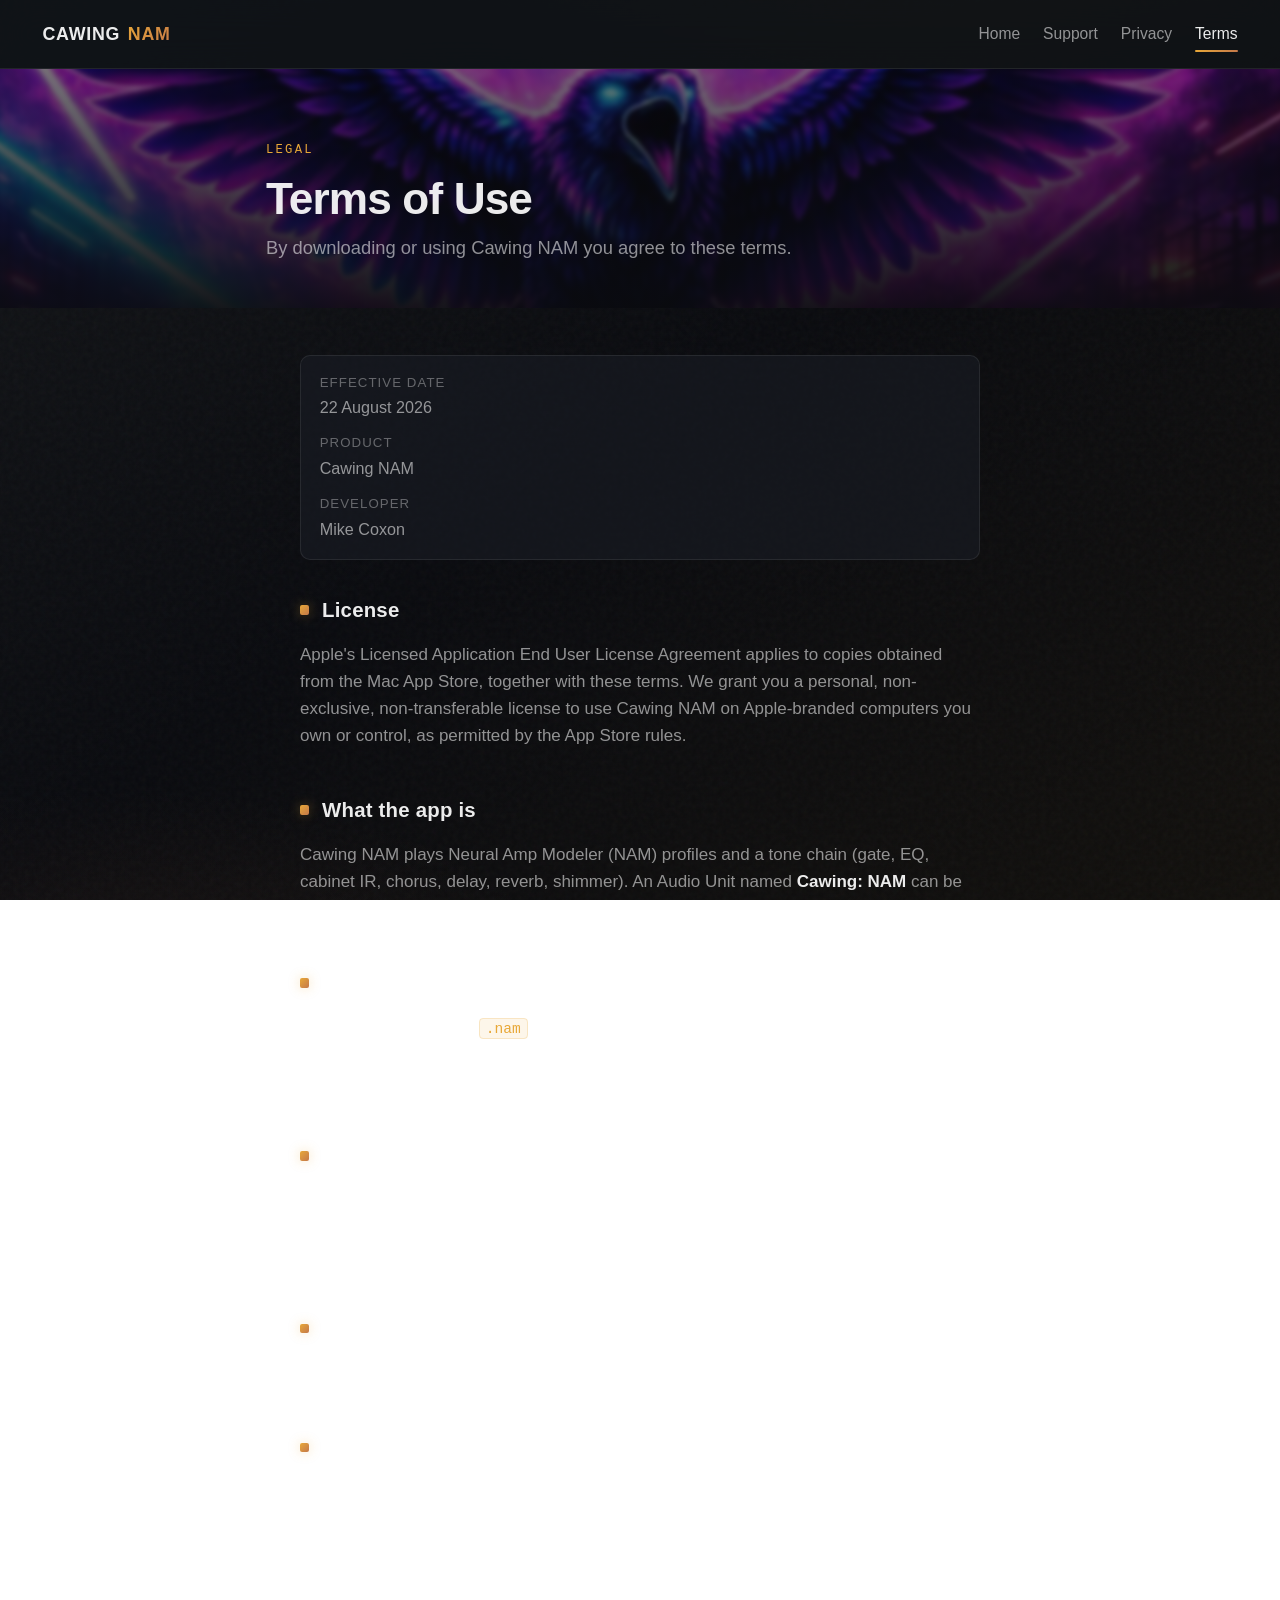
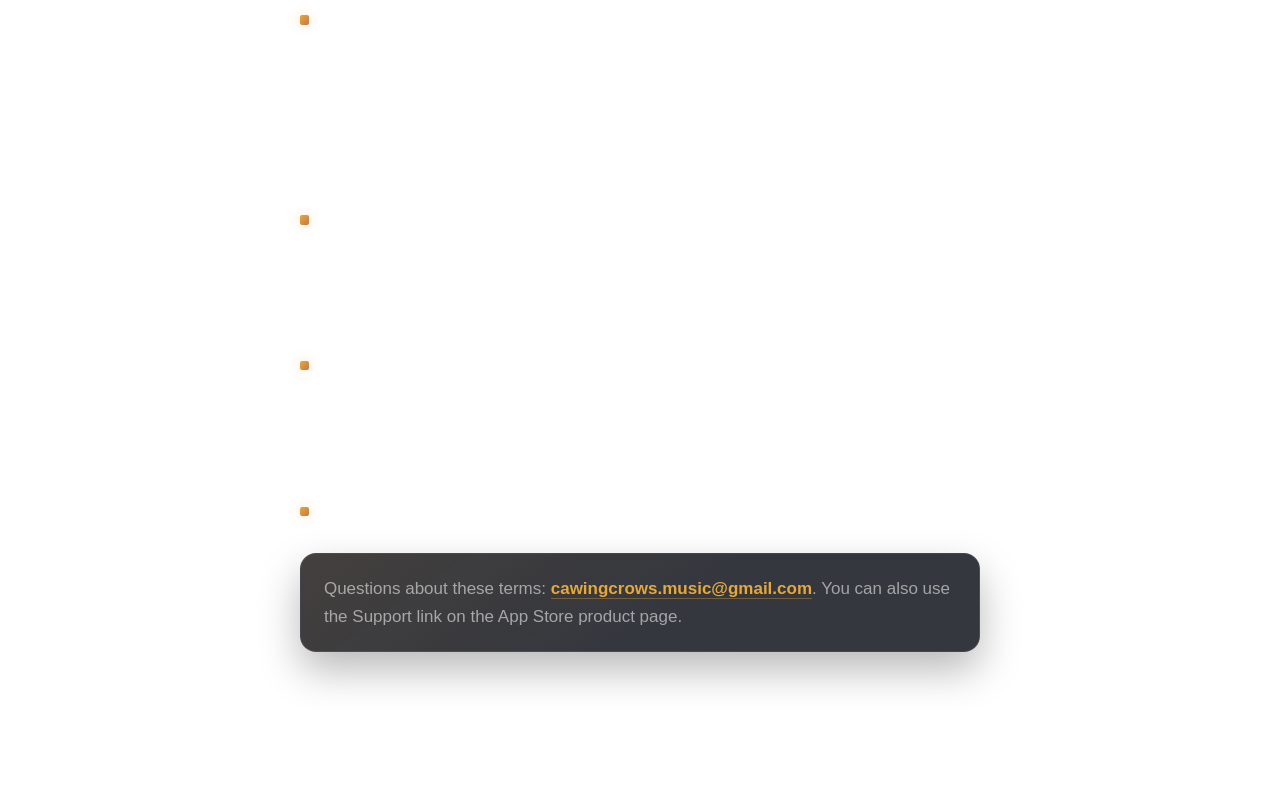
<file: terms.html>
<!DOCTYPE html>
<html lang="en">
<head>
  <meta charset="utf-8">
  <meta name="viewport" content="width=device-width, initial-scale=1">
  <meta name="description" content="Terms of Use for Cawing NAM on macOS and iOS.">
  <title>Cawing NAM Terms of Use</title>
  <style>
:root{--charcoal:#0f1217;--backdrop-a:#141619;--backdrop-b:#0a0b0f;--backdrop-c:#12100d;--panel:#1a1c24;--panel-raised:#242630;--stroke:rgba(255,255,255,0.08);--stroke-strong:rgba(255,255,255,0.14);--amber:#e8a838;--copper:#c4784a;--text:rgba(255,255,255,0.92);--text-2:rgba(255,255,255,0.55);--text-3:rgba(255,255,255,0.35);--brand-gradient:linear-gradient(135deg,var(--amber) 0%,var(--copper) 100%);--font-display:-apple-system,BlinkMacSystemFont,"SF Pro Display","Helvetica Neue",sans-serif;--font-body:-apple-system,BlinkMacSystemFont,"SF Pro Text","Helvetica Neue",sans-serif;--font-mono:"SF Mono",ui-monospace,"Menlo",monospace;--radius:16px;--max:44rem;--max-wide:68rem}
*,*::before,*::after{box-sizing:border-box}
html{font-size:17px;scroll-behavior:smooth}
body{margin:0;min-height:100vh;color:var(--text);font-family:var(--font-body);font-weight:400;line-height:1.6;background:radial-gradient(ellipse 90% 55% at 80% -10%,rgba(232,168,56,0.09),transparent 55%),radial-gradient(ellipse 70% 45% at 10% 110%,rgba(196,120,74,0.07),transparent 50%),linear-gradient(145deg,var(--backdrop-a),var(--backdrop-b) 48%,var(--backdrop-c));background-attachment:fixed;-webkit-font-smoothing:antialiased}
body::before{content:"";position:fixed;inset:0;pointer-events:none;opacity:0.035;background-image:url("data:image/svg+xml,%3Csvg viewBox='0 0 200 200' xmlns='http://www.w3.org/2000/svg'%3E%3Cfilter id='n'%3E%3CfeTurbulence type='fractalNoise' baseFrequency='0.85' numOctaves='4' stitchTiles='stitch'/%3E%3C/filter%3E%3Crect width='100%25' height='100%25' filter='url(%23n)'/%3E%3C/svg%3E");z-index:0}
a{color:var(--amber);text-decoration:none;transition:color 0.2s ease}
a:hover{color:#f0c060}
strong{font-weight:600;color:var(--text)}
code{font-family:var(--font-mono);font-size:0.86em;font-weight:500;color:var(--amber);background:rgba(232,168,56,0.1);border:1px solid rgba(232,168,56,0.22);border-radius:4px;padding:0.12em 0.4em}
.site-shell{position:relative;z-index:1;min-height:100vh;display:flex;flex-direction:column}
.site-nav{display:flex;align-items:center;justify-content:space-between;gap:1.5rem;padding:1.15rem clamp(1.25rem,4vw,2.5rem);border-bottom:1px solid var(--stroke);background:rgba(15,18,23,0.72);backdrop-filter:blur(16px);-webkit-backdrop-filter:blur(16px);position:sticky;top:0;z-index:20}
.brand-mark{display:inline-flex;align-items:baseline;gap:0.45rem;font-family:var(--font-display);font-weight:800;font-size:1.05rem;letter-spacing:0.04em;text-transform:uppercase;color:var(--text)}
.brand-mark:hover{color:var(--text);opacity:0.9}
.brand-mark span{background:var(--brand-gradient);-webkit-background-clip:text;background-clip:text;color:transparent}
.nav-links{display:flex;flex-wrap:wrap;gap:0.35rem 1.35rem;font-size:0.92rem;font-weight:500}
.nav-links a{color:var(--text-2);position:relative}
.nav-links a:hover,.nav-links a[aria-current="page"]{color:var(--text)}
.nav-links a[aria-current="page"]::after{content:"";position:absolute;left:0;right:0;bottom:-0.35rem;height:2px;border-radius:1px;background:var(--brand-gradient)}
main{flex:1;width:min(100%,var(--max));margin:0 auto;padding:2.75rem clamp(1.25rem,4vw,2rem) 3.5rem}
main.page-home{width:100%;max-width:none;padding:0}
.site-footer{margin-top:auto;padding:1.75rem clamp(1.25rem,4vw,2.5rem) 2.25rem;border-top:1px solid var(--stroke);color:var(--text-3);font-size:0.85rem;display:flex;flex-wrap:wrap;gap:0.75rem 1.5rem;justify-content:space-between;align-items:center}
.site-footer a{color:var(--text-2)}
.site-footer a:hover{color:var(--amber)}
.eyebrow{margin:0 0 0.85rem;font-family:var(--font-mono);font-size:0.72rem;font-weight:500;letter-spacing:0.18em;text-transform:uppercase;color:var(--amber)}
h1{margin:0 0 0.65rem;font-family:var(--font-display);font-weight:800;font-size:clamp(2.15rem,5vw,3rem);line-height:1.08;letter-spacing:-0.02em}
h2{margin:2.6rem 0 0.85rem;font-family:var(--font-display);font-weight:700;font-size:1.2rem;letter-spacing:0.01em;color:var(--text);display:flex;align-items:center;gap:0.75rem}
h2::before{content:"";width:0.55rem;height:0.55rem;border-radius:2px;background:var(--brand-gradient);box-shadow:0 0 12px rgba(232,168,56,0.35);flex-shrink:0}
.lede{margin:0 0 1.5rem;font-size:1.08rem;color:var(--text-2);max-width:38rem}
.meta-line{margin:0 0 1.75rem;padding:0.95rem 1.1rem;border:1px solid var(--stroke);border-radius:10px;background:rgba(26,28,36,0.65);color:var(--text-2);font-size:0.95rem}
.meta-line strong{color:var(--text-3);font-weight:500;font-size:0.78rem;letter-spacing:0.08em;text-transform:uppercase;display:block;margin-bottom:0.15rem}
.meta-line span+span{margin-top:0.65rem;display:block}
p{margin:0 0 1rem;color:var(--text-2)}
p:last-child{margin-bottom:0}
ul{margin:0 0 1rem;padding:0;list-style:none}
ul li{position:relative;padding:0.7rem 0 0.7rem 1.15rem;border-bottom:1px solid var(--stroke);color:var(--text-2)}
ul li:last-child{border-bottom:0}
ul li::before{content:"";position:absolute;left:0;top:1.15rem;width:5px;height:5px;border-radius:50%;background:var(--amber);box-shadow:0 0 8px rgba(232,168,56,0.45)}
ul li strong{color:var(--text)}
.page-hero{position:relative;overflow:hidden;padding:clamp(3rem,8vh,5rem) clamp(1.25rem,4vw,2.5rem) clamp(2rem,5vh,3rem);margin-bottom:0}
.page-hero .hero-bg{position:absolute;inset:0;z-index:0}
.page-hero .hero-bg img{width:100%;height:100%;object-fit:cover;object-position:center 35%;display:block;filter:blur(2px);transform:scale(1.08)}
.page-hero .hero-bg::after{content:"";position:absolute;inset:0;background:linear-gradient(180deg,rgba(10,11,15,0.55) 0%,rgba(10,11,15,0.75) 50%,rgba(10,11,15,0.95) 100%)}
.page-hero .hero-content{position:relative;z-index:1;max-width:var(--max);margin:0 auto;animation:riseIn 0.7s cubic-bezier(0.22,1,0.36,1) both}
.page-hero .hero-content h1{font-size:clamp(1.8rem,4vw,2.6rem)}
.contact-block{margin:1.5rem 0 0;padding:1.25rem 1.35rem;border-radius:var(--radius);border:1px solid var(--stroke);background:linear-gradient(145deg,rgba(232,168,56,0.08),transparent 55%),rgba(26,28,36,0.88);box-shadow:0 18px 40px rgba(0,0,0,0.28);animation:riseIn 0.7s cubic-bezier(0.22,1,0.36,1) 0.08s both}
.contact-block p{margin:0}
.contact-block a{font-weight:600;border-bottom:1px solid rgba(232,168,56,0.35)}
.contact-block a:hover{border-bottom-color:var(--amber)}
.trouble-list li{padding-top:0.95rem;padding-bottom:0.95rem}
.trouble-list li strong{display:block;margin-bottom:0.2rem;font-size:0.98rem}
.page-intro{animation:riseIn 0.7s cubic-bezier(0.22,1,0.36,1) both}
.doc-body h2:first-of-type{margin-top:2rem}
.doc-body{animation:riseIn 0.75s cubic-bezier(0.22,1,0.36,1) 0.05s both}
.inline-links{margin-top:2.5rem;padding-top:1.25rem;border-top:1px solid var(--stroke);color:var(--text-3);font-size:0.95rem}
.inline-links a{margin:0 0.15rem}
@keyframes riseIn{from{opacity:0;transform:translateY(14px)}to{opacity:1;transform:translateY(0)}}
@keyframes heroDrift{from{transform:scale(1.02) translate3d(0,0,0)}to{transform:scale(1.06) translate3d(-1.2%,-0.8%,0)}}
@media(prefers-reduced-motion:reduce){*,*::before,*::after{animation:none!important;transition:none!important}}
@media(max-width:640px){.site-nav{flex-direction:column;align-items:flex-start;gap:0.85rem}.hero{min-height:92vh}.hero-brand{font-size:clamp(2.6rem,14vw,3.4rem)}}
  </style>
</head>
<body>
  <div class="site-shell">
    <nav class="site-nav" aria-label="Primary">
      <a class="brand-mark" href="index.html">Cawing <span>NAM</span></a>
      <div class="nav-links">
        <a href="index.html">Home</a>
        <a href="support.html">Support</a>
        <a href="privacy.html">Privacy</a>
        <a href="terms.html" aria-current="page">Terms</a>
      </div>
    </nav>

    <section class="page-hero">
      <div class="hero-bg" aria-hidden="true">
        <img src="assets/splash.jpg" alt="" width="1024" height="628">
      </div>
      <div class="hero-content">
        <p class="eyebrow">Legal</p>
        <h1>Terms of Use</h1>
        <p class="lede">By downloading or using Cawing NAM you agree to these terms.</p>
      </div>
    </section>

    <main>
      <div class="meta-line">
        <span><strong>Effective date</strong> 22 August 2026</span>
        <span><strong>Product</strong> Cawing NAM</span>
        <span><strong>Developer</strong> Mike Coxon</span>
      </div>

      <div class="doc-body">
        <h2>License</h2>
        <p>Apple's Licensed Application End User License Agreement applies to copies obtained from the Mac App Store, together with these terms. We grant you a personal, non-exclusive, non-transferable license to use Cawing NAM on Apple-branded computers you own or control, as permitted by the App Store rules.</p>

        <h2>What the app is</h2>
        <p>Cawing NAM plays Neural Amp Modeler (NAM) profiles and a tone chain (gate, EQ, cabinet IR, chorus, delay, reverb, shimmer). An Audio Unit named <strong>Cawing: NAM</strong> can be inserted in compatible hosts such as Logic Pro and GarageBand.</p>

        <h2>Your content and captures</h2>
        <p>You are responsible for <code>.nam</code> files, IRs, recordings, and presets you import or create. Only use captures and IRs you have the right to use. Community models from TONE3000 remain subject to TONE3000's terms and the capture author's license.</p>

        <h2>TONE3000</h2>
        <p>TONE3000 integration is optional and provided "as available." We do not control TONE3000 uptime, catalog quality, or account rules. Do not rely on Cawing NAM to moderate third-party captures; use TONE3000's site to report problems.</p>

        <h2>Audio and health</h2>
        <p>Use safe listening levels. Cawing NAM is not a medical device.</p>

        <h2>Disclaimer</h2>
        <p>The app is provided <strong>as is</strong>, without warranties of any kind, including fitness for a particular purpose or uninterrupted low-latency performance. Your computer, audio interface, buffer size, and host DAW affect results.</p>

        <h2>Limitation of liability</h2>
        <p>To the maximum extent permitted by law, the developer is not liable for indirect, incidental, or consequential damages, or for lost recordings, failed gigs, or hearing injury. Some jurisdictions do not allow certain limitations; in those places, our liability is limited to the amount you paid for the app (if any) in the three months before the claim.</p>

        <h2>NAM engine</h2>
        <p>DSP for NAM profiles uses NeuralAmpModelerCore and related libraries. License notices are in the app under Help → Acknowledgments.</p>

        <h2>Changes and termination</h2>
        <p>We may update the app. If you violate these terms or App Store rules, your license ends and you must stop using the app.</p>

        <h2>Contact</h2>
        <div class="contact-block">
          <p>Questions about these terms: <a href="mailto:cawingcrows.music@gmail.com">cawingcrows.music@gmail.com</a>. You can also use the Support link on the App Store product page.</p>
        </div>
      </div>
    </main>

    <footer class="site-footer">
      <span>Copyright © 2026 Mike Coxon. All rights reserved.</span>
      <span><a href="support.html">Support</a> · <a href="privacy.html">Privacy</a></span>
    </footer>
  </div>
</body>
</html>
</file>
